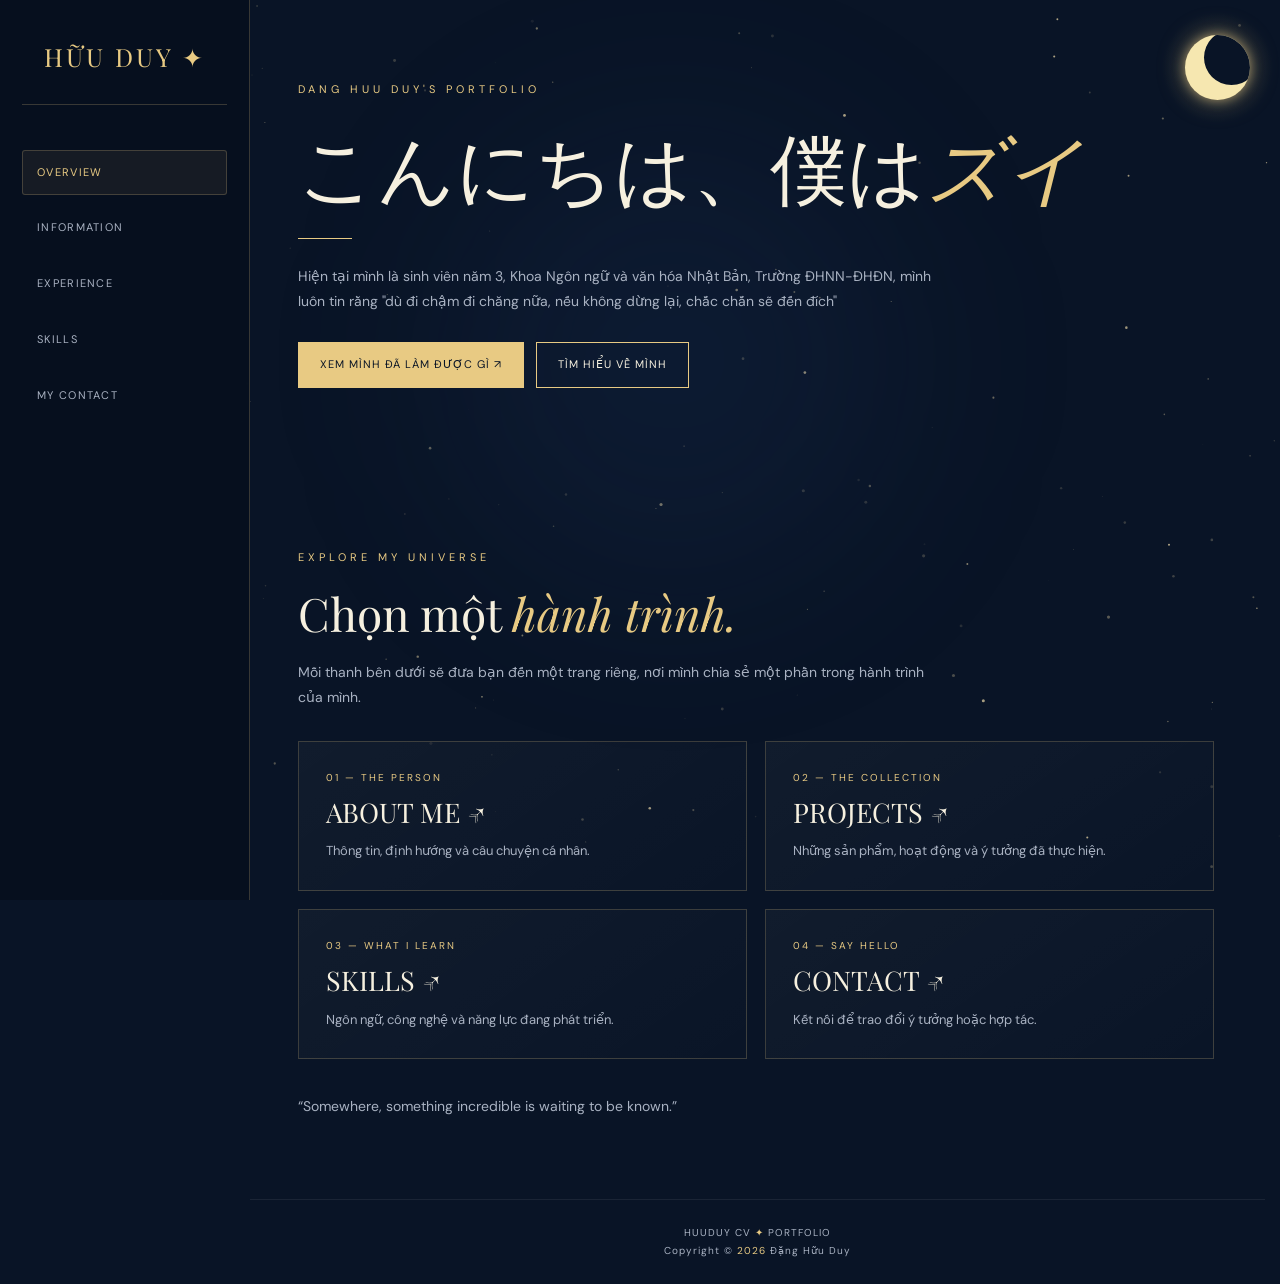
<file: index.html>
<!DOCTYPE html>
<html lang="vi">
<head>
  <meta charset="UTF-8">
  <meta name="viewport" content="width=device-width, initial-scale=1.0">

  <title>HUUDUY — Portfolio</title>
  <link rel="stylesheet" href="style.css">
  <script src="script.js" defer></script>

  <link rel="icon" href="data:image/svg+xml,
  <svg xmlns=%22http://www.w3.org/2000/svg%22 viewBox=%220 0 100 100%22>
  <text y=%22.9em%22 font-size=%2290%22>HD</text>
  </svg>">

</head>
<body>

  <div class="moon">
  <div class="moon-glow"></div>
  <div class="moon-shape"></div>
</div>

  <canvas id="stars" aria-hidden="true"></canvas>
  <div class="ambient"></div>

  <header class="site-header">
    <nav class="nav-wrap">
      <a class="brand" href="index.html">HỮU DUY ✦</a>
      <button class="menu-toggle" aria-label="Mở menu"
        aria-expanded="false">☰</button>
      <div class="nav-links">
        <a href="index.html">OVERVIEW</a>
        <a href="about.html">INFORMATION</a>
        <a href="projects.html">EXPERIENCE</a>
        <a href="skills.html">SKILLS</a>
        <a href="contact.html">MY CONTACT</a>
      </div>
    </nav>
  </header>
  <main class="page-main">
    <section class="container section reveal">
      <p class="eyebrow">DANG HUU DUY'S PORTFOLIO</p>
      <h1>こんにちは、僕は<span>ズイ</span></h1>
      <div class="gold-line"></div>
      <p class="lead">
        Hiện tại mình là sinh viên năm 3, Khoa Ngôn ngữ và văn hóa Nhật Bản, 
        Trường ĐHNN-ĐHĐN, mình luôn tin rằng 
        "dù đi chậm đi chăng nữa, nếu không dừng lại, 
        chắc chắn sẽ đến đích"
      </p>
      <div class="button-row">
        <a class="button primary" href="projects.html">
          XEM MÌNH ĐÃ LÀM ĐƯỢC GÌ ↗
        </a>
        <a class="button" href="about.html">
          TÌM HIỂU VỀ MÌNH
        </a>
      </div>
    </section>
    <section class="container section">
      <p class="eyebrow">EXPLORE MY UNIVERSE</p>
      <h2>Chọn một <span>hành trình.</span></h2>
      <p class="lead">
        Mỗi thanh bên dưới sẽ đưa bạn đến một trang riêng,
        nơi mình chia sẻ một phần trong hành trình của mình.
      </p>
      <div class="grid-2" style="margin-top:30px">
        <a class="panel" href="about.html">
          <small>01 — THE PERSON</small>
          <h3>ABOUT ME ↗</h3>
          <p>Thông tin, định hướng và câu chuyện cá nhân.</p>
        </a>

        <a class="panel" href="projects.html">
          <small>02 — THE COLLECTION</small>
          <h3>PROJECTS ↗</h3>
          <p>Những sản phẩm, hoạt động và ý tưởng đã thực hiện.</p>
        </a>

        <a class="panel" href="skills.html">
          <small>03 — WHAT I LEARN</small>
          <h3>SKILLS ↗</h3>
          <p>Ngôn ngữ, công nghệ và năng lực đang phát triển.</p>
        </a>

        <a class="panel" href="contact.html">
          <small>04 — SAY HELLO</small>
          <h3>CONTACT ↗</h3>
          <p>Kết nối để trao đổi ý tưởng hoặc hợp tác.</p>
        </a>
      </div>

      <p class="muted" style="margin-top:35px">
        “Somewhere, something incredible is waiting to be known.”
      </p>
    </section>
  </main>

  <footer>
    HUUDUY CV <span>✦</span> PORTFOLIO
    <br>Copyright © <span id="year"></span>
    Đặng Hữu Duy
  </footer>
</body>
</html>
</file>
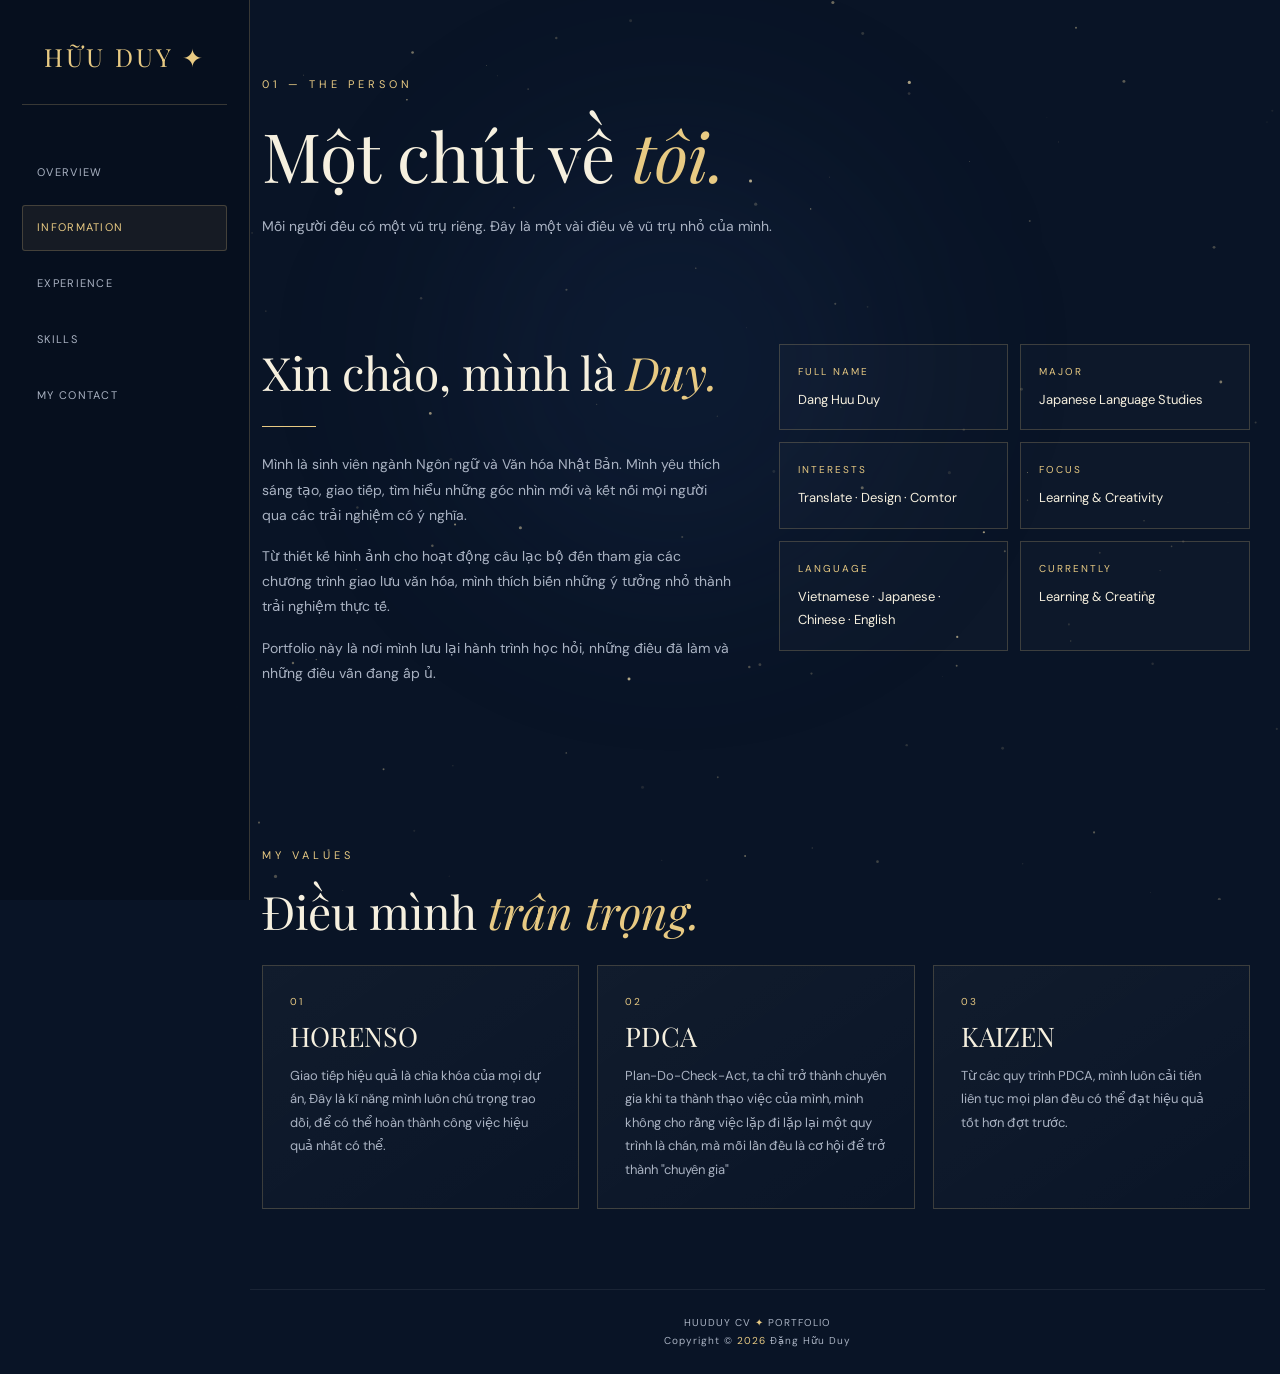
<file: about.html>
<!DOCTYPE html>
<html lang="vi">
<head>
  <meta charset="UTF-8">
  <meta name="viewport" content="width=device-width, initial-scale=1.0">

  <title>HUUDUY — Về tôi</title>

  <link rel="stylesheet" href="style.css">

  <script src="script.js" defer></script>
 
    <link rel="icon" href="data:image/svg+xml,
<svg xmlns=%22http://www.w3.org/2000/svg%22 viewBox=%220 0 100 100%22>
<text y=%22.9em%22 font-size=%2290%22>HD</text>
</svg>">

</head>
<body>
  <canvas id="stars" aria-hidden="true"></canvas>
  <div class="ambient"></div>

  <header class="site-header">
    <nav class="nav-wrap">
      <a class="brand" href="index.html">HỮU DUY ✦</a>
      <button class="menu-toggle" aria-label="Mở menu"
        aria-expanded="false">☰</button>
      <div class="nav-links">
        <a href="index.html">OVERVIEW</a>
        <a href="about.html">INFORMATION</a>
        <a href="projects.html">EXPERIENCE</a>
        <a href="skills.html">SKILLS</a>
        <a href="contact.html">MY CONTACT</a>
      </div>
    </nav>
  </header>

  <main class="page-main container">
    <section class="page-heading reveal">
      <p class="eyebrow">01 — THE PERSON</p>
      <h1>Một chút về <span>tôi.</span></h1>
      <p class="lead">
        Mỗi người đều có một vũ trụ riêng.
        Đây là một vài điều về vũ trụ nhỏ của mình.
      </p>
    </section>

    <section class="section">
      <div class="content-grid">
        <div>
          <h2>Xin chào, mình là <span>Duy.</span></h2>
          <div class="gold-line"></div>

          <p class="muted">
            Mình là sinh viên ngành Ngôn ngữ và Văn hóa Nhật Bản.
            Mình yêu thích sáng tạo, giao tiếp, tìm hiểu những góc nhìn
            mới và kết nối mọi người qua các trải nghiệm có ý nghĩa.
          </p>

          <p class="muted" style="margin-top:16px">
            Từ thiết kế hình ảnh cho hoạt động câu lạc bộ đến tham gia
            các chương trình giao lưu văn hóa, mình thích biến những
            ý tưởng nhỏ thành trải nghiệm thực tế.
          </p>

          <p class="muted" style="margin-top:16px">
            Portfolio này là nơi mình lưu lại hành trình học hỏi,
            những điều đã làm và những điều vẫn đang ấp ủ.
          </p>
        </div>

        <div class="info-grid">
          <div class="info-card">
            <small>FULL NAME</small>
            <p>  Dang Huu Duy</p>
          </div>
          <div class="info-card">
            <small>MAJOR</small>
            <p>Japanese Language Studies</p>
          </div>
          <div class="info-card">
            <small>INTERESTS</small>
            <p>Translate · Design · Comtor</p>
          </div>
          <div class="info-card">
            <small>FOCUS</small>
            <p>Learning & Creativity</p>
          </div>
          <div class="info-card">
            <small>LANGUAGE</small>
            <p>Vietnamese · Japanese · Chinese · English</p>
          </div>
          <div class="info-card">
            <small>CURRENTLY</small>
            <p>Learning & Creating</p>
          </div>
        </div>
      </div>
    </section>

    <section class="section">
      <p class="eyebrow">MY VALUES</p>
      <h2>Điều mình <span>trân trọng.</span></h2>

      <div class="grid-3" style="margin-top:25px">
        <article class="panel">
          <small>01</small>
          <h3>HORENSO</h3>
          <p>Giao tiếp hiệu quả là chìa khóa của mọi dự án,
            Đây là kĩ năng mình luôn chú trọng trao dồi, 
            để có thể hoàn thành công việc hiệu quả nhất có thể.</p>
        </article>
        <article class="panel">
          <small>02</small>
          <h3>PDCA</h3>
          <p>Plan-Do-Check-Act, ta chỉ trở thành chuyên gia khi ta thành thạo việc của mình,
             mình không cho rằng việc lặp đi lặp lại một quy trình là chán, mà mỗi lần đều là
             cơ hội để trở thành "chuyên gia"
          </p>
        </article>
        <article class="panel">
          <small>03</small>
          <h3>KAIZEN</h3>
          <p>Từ các quy trình PDCA, mình luôn cải tiến liên tục
            mọi plan đều có thể đạt hiệu quả tốt hơn đợt trước.
          </p>
        </article>
      </div>
    </section>
  </main>

  <footer>
    HUUDUY CV <span>✦</span> PORTFOLIO
    <br>Copyright © <span id="year"></span>
    Đặng Hữu Duy
  </footer>
</body>
</html>
</file>
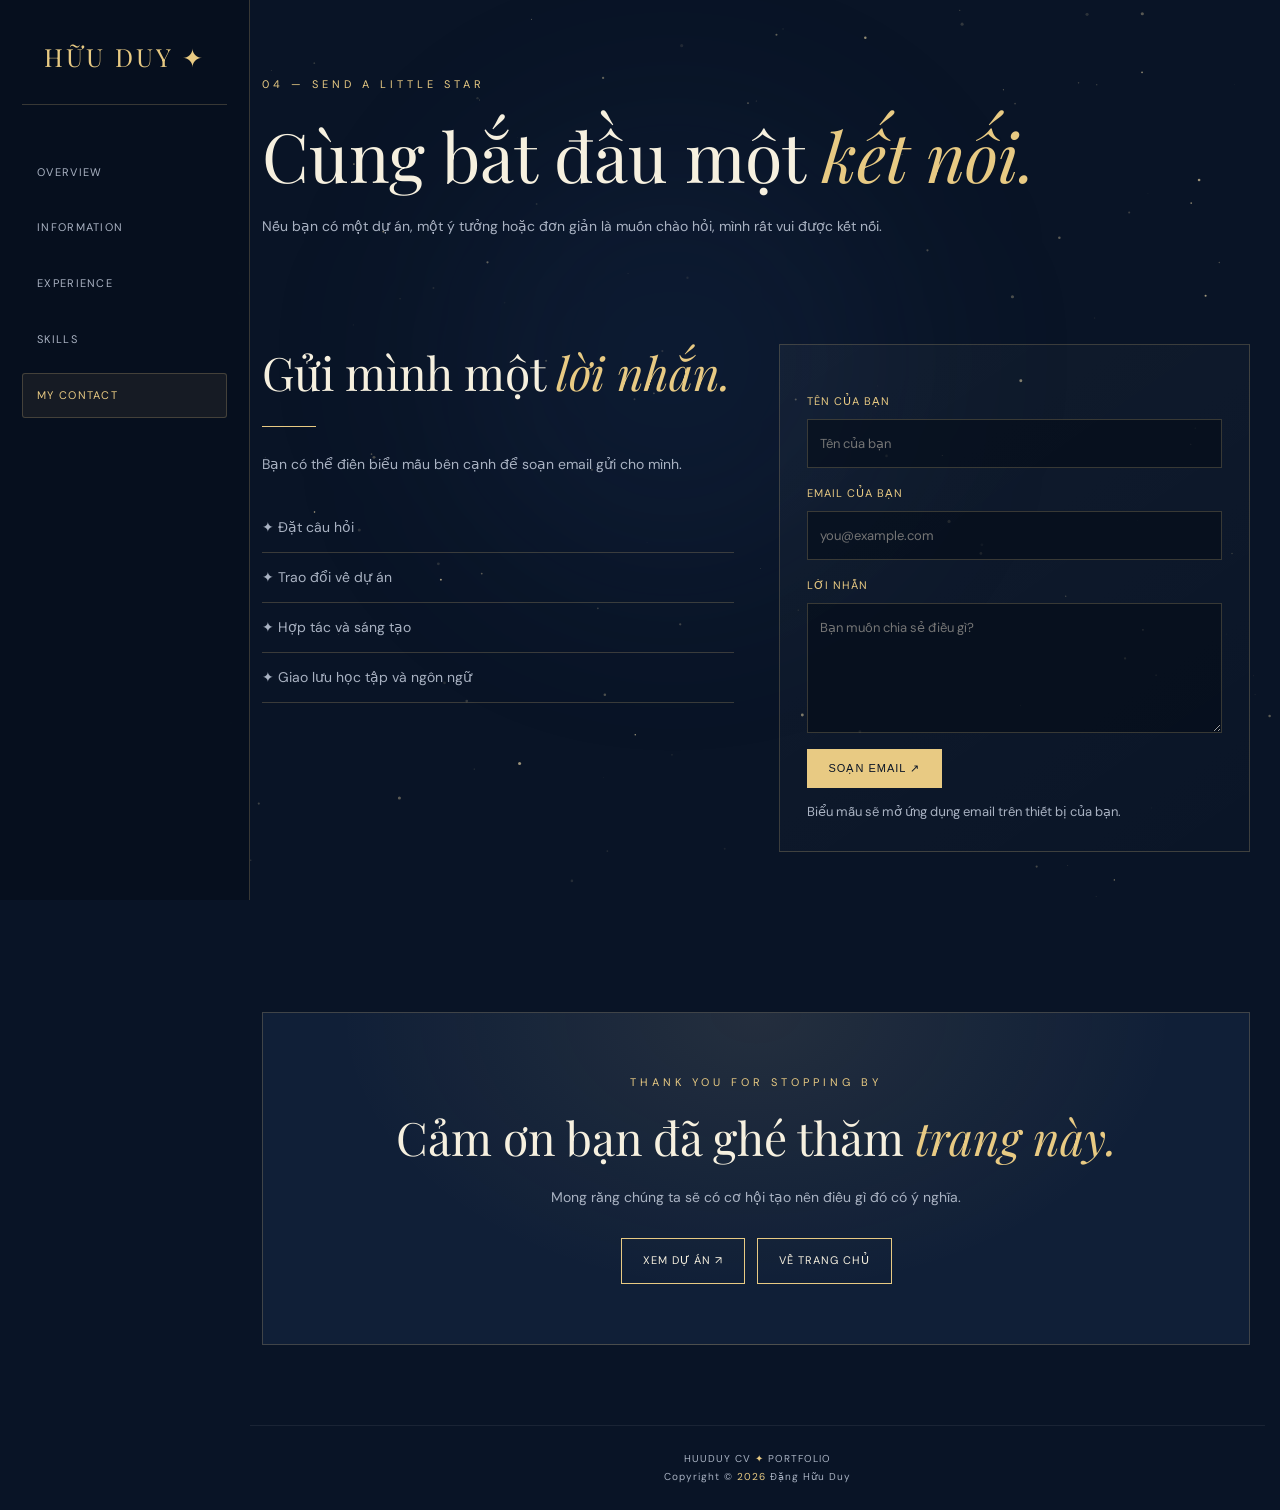
<file: contact.html>
<!DOCTYPE html>
<html lang="vi">
<head>
  <meta charset="UTF-8">
  <meta name="viewport" content="width=device-width, initial-scale=1.0">
  <title>HUUDUY — Liên hệ</title>
  <link rel="stylesheet" href="style.css">
  <script src="script.js" defer></script>

    <link rel="icon" href="data:image/svg+xml,
<svg xmlns=%22http://www.w3.org/2000/svg%22 viewBox=%220 0 100 100%22>
<text y=%22.9em%22 font-size=%2290%22>HD</text>
</svg>">


</head>
<body>
  <canvas id="stars" aria-hidden="true"></canvas>
  <div class="ambient"></div>

  <header class="site-header">
    <nav class="nav-wrap">
      <a class="brand" href="index.html">HỮU DUY ✦</a>
      <button class="menu-toggle" aria-label="Mở menu"
        aria-expanded="false">☰</button>
      <div class="nav-links">
        <a href="index.html">OVERVIEW</a>
        <a href="about.html">INFORMATION</a>
        <a href="projects.html">EXPERIENCE</a>
        <a href="skills.html">SKILLS</a>
        <a href="contact.html">MY CONTACT</a>
      </div>
    </nav>
  </header>

  <main class="page-main container">
    <section class="page-heading reveal">
      <p class="eyebrow">04 — SEND A LITTLE STAR</p>
      <h1>Cùng bắt đầu một <span>kết nối.</span></h1>
      <p class="lead">
        Nếu bạn có một dự án, một ý tưởng hoặc đơn giản là muốn
        chào hỏi, mình rất vui được kết nối.
      </p>
    </section>

    <section class="section">
      <div class="content-grid">
        <div>
          <h2>Gửi mình một <span>lời nhắn.</span></h2>
          <div class="gold-line"></div>

          <p class="muted">
            Bạn có thể điền biểu mẫu bên cạnh để soạn email gửi cho mình.
          </p>

          <ul style="list-style:none; margin-top:25px">
            <li class="muted" style="padding:12px 0;border-bottom:1px solid var(--line)">
              ✦ Đặt câu hỏi
            </li>
            <li class="muted" style="padding:12px 0;border-bottom:1px solid var(--line)">
              ✦ Trao đổi về dự án
            </li>
            <li class="muted" style="padding:12px 0;border-bottom:1px solid var(--line)">
              ✦ Hợp tác và sáng tạo
            </li>
            <li class="muted" style="padding:12px 0;border-bottom:1px solid var(--line)">
              ✦ Giao lưu học tập và ngôn ngữ
            </li>
          </ul>
        </div>

        <div class="panel">
          <form id="contact-form">
            <div class="field">
              <label for="name">TÊN CỦA BẠN</label>
              <input id="name" name="name"
                autocomplete="name" required
                placeholder="Tên của bạn">
            </div>

            <div class="field">
              <label for="email">EMAIL CỦA BẠN</label>
              <input id="email" name="email" type="email"
                autocomplete="email" required
                placeholder="you@example.com">
            </div>

            <div class="field">
              <label for="message">LỜI NHẮN</label>
              <textarea id="message" name="message"
                required placeholder="Bạn muốn chia sẻ điều gì?"></textarea>
            </div>

            <button class="button primary" type="submit">
              SOẠN EMAIL ↗
            </button>

            <p class="form-note">
              Biểu mẫu sẽ mở ứng dụng email trên thiết bị của bạn.
            </p>
          </form>
        </div>
      </div>
    </section>

    <section class="section">
      <div class="contact-box">
        <p class="eyebrow">THANK YOU FOR STOPPING BY</p>
        <h2>Cảm ơn bạn đã ghé thăm <span>trang này.</span></h2>
        <p class="lead">
          Mong rằng chúng ta sẽ có cơ hội tạo nên điều gì đó có ý nghĩa.
        </p>
        <div class="contact-links">
          <a class="button" href="projects.html">XEM DỰ ÁN ↗</a>
          <a class="button" href="index.html">VỀ TRANG CHỦ</a>
        </div>
      </div>
    </section>
  </main>

  <footer>
    HUUDUY CV <span>✦</span> PORTFOLIO
    <br>Copyright © <span id="year"></span>
    Đặng Hữu Duy
  </footer>
</body>
</html>
</file>
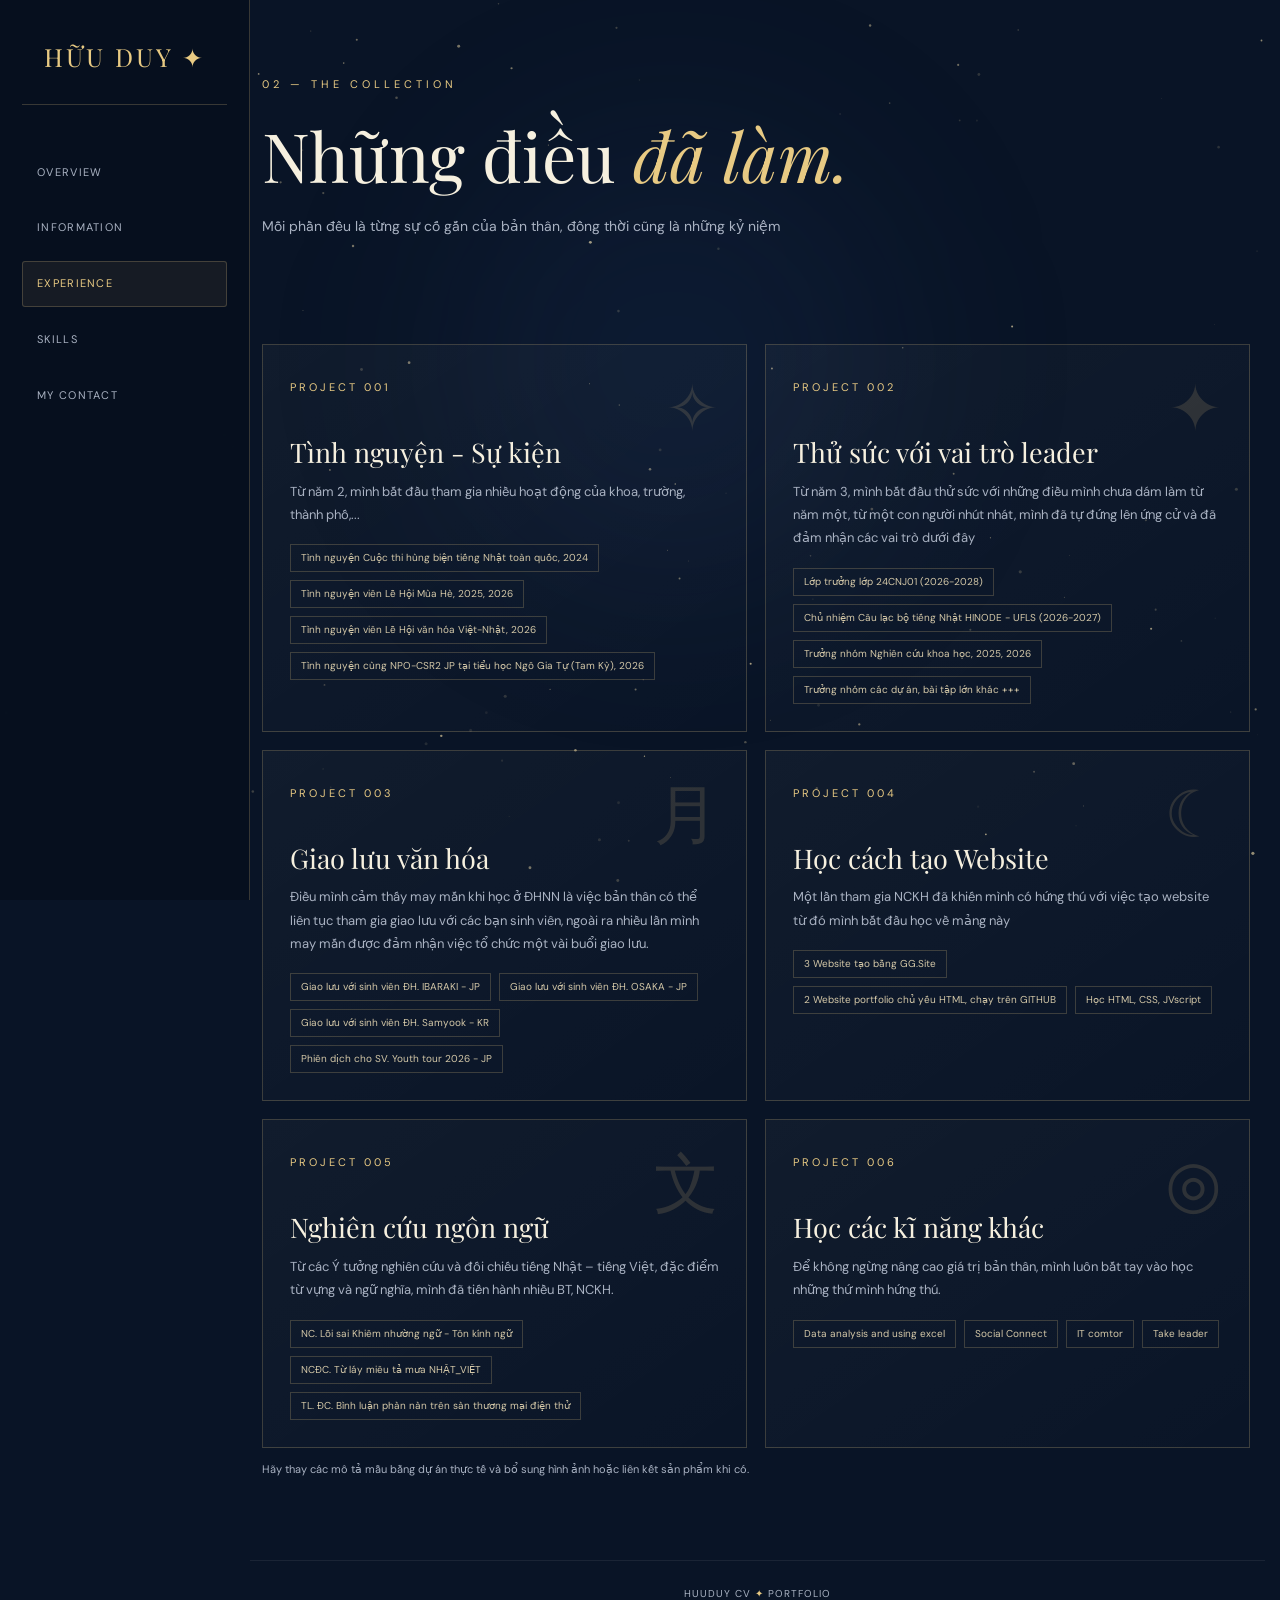
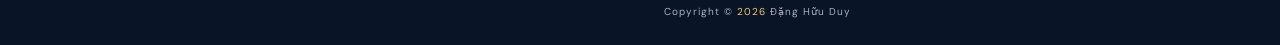
<file: projects.html>
<!DOCTYPE html>
<html lang="vi">
<head>
  <meta charset="UTF-8">
  <meta name="viewport" content="width=device-width, initial-scale=1.0">
  <title>HUUDUY — Dự án</title>
  <link rel="stylesheet" href="style.css">
  <script src="script.js" defer></script>
    <link rel="icon" href="data:image/svg+xml,
<svg xmlns=%22http://www.w3.org/2000/svg%22 viewBox=%220 0 100 100%22>
<text y=%22.9em%22 font-size=%2290%22>HD</text>
</svg>">


</head>
<body>
  <canvas id="stars" aria-hidden="true"></canvas>
  <div class="ambient"></div>

  <header class="site-header">
    <nav class="nav-wrap">
      <a class="brand" href="index.html">HỮU DUY ✦</a>
      <button class="menu-toggle" aria-label="Mở menu"
        aria-expanded="false">☰</button>
      <div class="nav-links">
        <a href="index.html">OVERVIEW</a>
        <a href="about.html">INFORMATION</a>
        <a href="projects.html">EXPERIENCE</a>
        <a href="skills.html">SKILLS</a>
        <a href="contact.html">MY CONTACT</a>
      </div>
    </nav>
  </header>

  <main class="page-main container">
    <section class="page-heading reveal">
      <p class="eyebrow">02 — THE COLLECTION</p>
      <h1>Những điều <span>đã làm.</span></h1>
      <p class="lead">
        Mỗi phần đều là từng sự cố gắn của bản thân, đồng thời cũng là những kỷ niệm
      </p>
    </section>

    <section class="section">
      <div class="grid-2">
        <article class="panel">
          <span class="project-symbol">✧</span>
          <span class="project-number">PROJECT 001</span>
          <h3 style="margin-top:35px">Tình nguyện - Sự kiện</h3>
          <p>
            Từ năm 2, mình bắt đầu tham gia nhiều hoạt động của khoa, trường, thành phố,...
          </p>
          <div class="tag-list">
            <span>Tình nguyện Cuộc thi hùng biện tiếng Nhật toàn quốc, 2024</span>
            <span>Tình nguyện viên Lễ Hội Mùa Hè, 2025, 2026</span>
            <span>Tình nguyện viên Lễ Hội văn hóa Việt-Nhật, 2026</span>
            <span>Tình nguyện cùng NPO-CSR2 JP tại tiểu học Ngô Gia Tự (Tam Kỳ), 2026</span>
          </div>
        </article>

        <article class="panel">
          <span class="project-symbol">✦</span>
          <span class="project-number">PROJECT 002</span>
          <h3 style="margin-top:35px">Thử sức với vai trò leader</h3>
          <p>
            <span>Từ năm 3, mình bắt đầu thử sức với những điều mình chưa dám làm từ năm một, 
              từ một con người nhút nhát, mình đã tự đứng lên ứng cử và đã đảm nhận các vai trò dưới đây</span>
          </p>

          <div class="tag-list">
            <span>Lớp trưởng lớp 24CNJ01 (2026-2028)</span>
            <span>Chủ nhiệm Câu lạc bộ tiếng Nhật HINODE - UFLS (2026-2027)</span>
            <span>Trưởng nhóm Nghiên cứu khoa học, 2025, 2026</span>
            <span>Trưởng nhóm các dự án, bài tập lớn khác +++</span>
            
          </div>
        </article>

        <article class="panel">
          <span class="project-symbol">月</span>
          <span class="project-number">PROJECT 003</span>
          <h3 style="margin-top:35px">Giao lưu văn hóa</h3>
          <p>
            Điều mình cảm thấy may mắn khi học ở ĐHNN là việc bản thân có thể liên tục
            tham gia giao lưu với các bạn sinh viên, ngoài ra nhiều lần mình may mắn được đảm nhận
            việc tổ chức một vài buổi giao lưu.
          </p>
          <div class="tag-list">
            <span>Giao lưu với sinh viên ĐH. IBARAKI - JP</span>
            <span>Giao lưu với sinh viên ĐH. OSAKA - JP </span>
            <span>Giao lưu với sinh viên ĐH. Samyook - KR</span>
            <span>Phiên dịch cho SV. Youth tour 2026 - JP</span>
          </div>
        </article>

        <article class="panel">
          <span class="project-symbol">☾</span>
          <span class="project-number">PROJECT 004</span>
          <h3 style="margin-top:35px">Học cách tạo Website</h3>
          <p>
            Một lần tham gia NCKH đã khiến mình có hứng thú với việc tạo website
            từ đó mình bắt đầu học về mảng này
          </p>
          <div class="tag-list">
            <span>3 Website tạo bằng GG.Site</span>
            <span>2 Website portfolio chủ yếu HTML, chạy trên GITHUB </span>
            <span>Học HTML, CSS, JVscript</span>
          </div>
        </article>

        <article class="panel">
          <span class="project-symbol">文</span>
          <span class="project-number">PROJECT 005</span>
          <h3 style="margin-top:35px">Nghiên cứu ngôn ngữ</h3>
          <p>
            Từ các Ý tưởng nghiên cứu và đối chiếu tiếng Nhật – tiếng Việt,
            đặc điểm từ vựng và ngữ nghĩa, mình đã tiến hành nhiều BT, NCKH.
          </p>
          <div class="tag-list">
            <span>NC. Lỗi sai Khiêm nhường ngữ - Tôn kính ngữ</span>
            <span>NCĐC. Từ láy miêu tả mưa NHẬT_VIỆT</span>
            <span>TL. ĐC. Bình luận phàn nàn trên sàn thương mại điện thử</span>
          </div>
        </article>

        <article class="panel">
          <span class="project-symbol">◎</span>
          <span class="project-number">PROJECT 006</span>
          <h3 style="margin-top:35px">Học các kĩ năng khác</h3>
          <p>
            Để không ngừng nâng cao giá trị bản thân, mình luôn bắt tay vào học những thứ mình hứng thú.
          </p>
          <div class="tag-list">
            <span>Data analysis and using excel</span>
            <span>Social Connect</span>
            <span>IT comtor</span>
            <span>Take leader</span>
          </div>
        </article>
      </div>

      <p class="form-note">
        Hãy thay các mô tả mẫu bằng dự án thực tế và bổ sung hình ảnh
        hoặc liên kết sản phẩm khi có.
      </p>
    </section>
  </main>

  <footer>
    HUUDUY CV <span>✦</span> PORTFOLIO
    <br>Copyright © <span id="year"></span>
    Đặng Hữu Duy
  </footer>
</body>
</html>
</file>
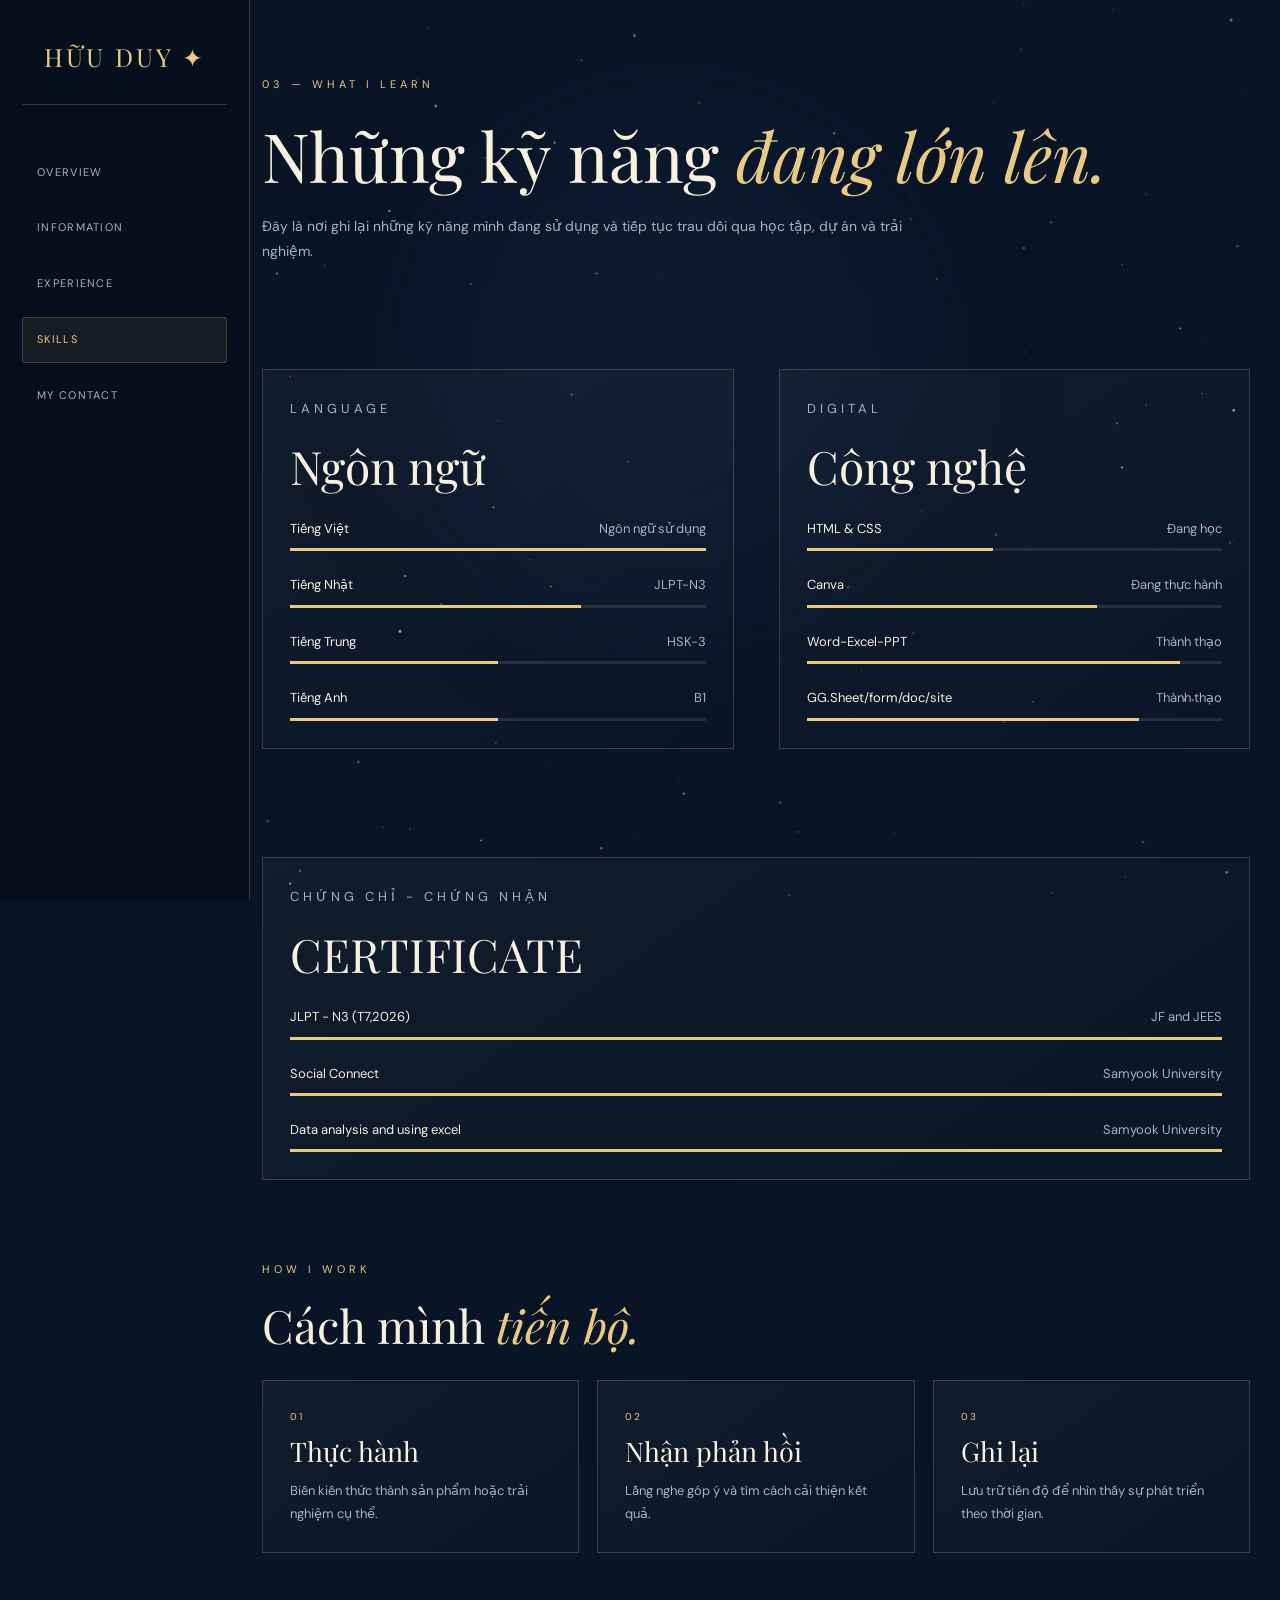
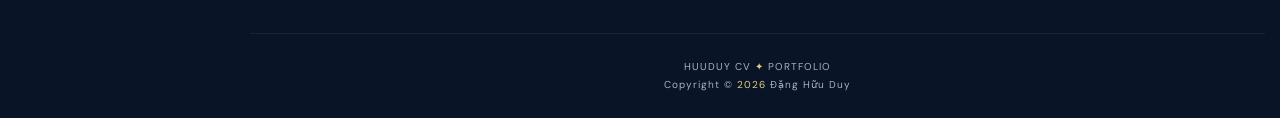
<file: skills.html>
<!DOCTYPE html>
<html lang="vi">
<head>
  <meta charset="UTF-8">
  <meta name="viewport" content="width=device-width, initial-scale=1.0">
  <title>HUUDUY — Kỹ năng</title>
  <link rel="stylesheet" href="style.css">
  <script src="script.js" defer></script>
  
  <link rel="icon" href="data:image/svg+xml,
<svg xmlns=%22http://www.w3.org/2000/svg%22 viewBox=%220 0 100 100%22>
<text y=%22.9em%22 font-size=%2290%22>HD</text>
</svg>">


</head>
<body>
  <canvas id="stars" aria-hidden="true"></canvas>
  <div class="ambient"></div>

  <header class="site-header">
    <nav class="nav-wrap">
      <a class="brand" href="index.html">HỮU DUY ✦</a>
      <button class="menu-toggle" aria-label="Mở menu"
        aria-expanded="false">☰</button>
      <div class="nav-links">
        <a href="index.html">OVERVIEW</a>
        <a href="about.html">INFORMATION</a>
        <a href="projects.html">EXPERIENCE</a>
        <a href="skills.html">SKILLS</a>
        <a href="contact.html">MY CONTACT</a>
      </div>
    </nav>
  </header>

  <main class="page-main container">
    <section class="page-heading reveal">
      <p class="eyebrow">03 — WHAT I LEARN</p>
      <h1>Những kỹ năng <span>đang lớn lên.</span></h1>
      <p class="lead">
        Đây là nơi ghi lại những kỹ năng mình đang sử dụng
        và tiếp tục trau dồi qua học tập, dự án và trải nghiệm.
      </p>
    </section>

    <section class="section">
      <div class="content-grid">
        <div class="panel">
          <p class="eyebrow">LANGUAGE</p>
          <h2>Ngôn ngữ</h2>
          <div class="skill-row">
            <div class="skill-row-top">
              <span>Tiếng Việt</span><span>Ngôn ngữ sử dụng</span>
            </div>
            <div class="skill-track">
              <div class="skill-fill" style="--level:100%"></div>
            </div>
          </div>

          <div class="skill-row">
            <div class="skill-row-top">
              <span>Tiếng Nhật</span><span>JLPT-N3</span>
            </div>
            <div class="skill-track">
              <div class="skill-fill" style="--level:70%"></div>
            </div>
          </div>
          <div class="skill-row">
            <div class="skill-row-top">
              <span>Tiếng Trung</span><span>HSK-3</span>
            </div>
            <div class="skill-track">
              <div class="skill-fill" style="--level:50%"></div>
            </div>
          </div>
          <div class="skill-row">
            <div class="skill-row-top">
              <span>Tiếng Anh</span><span>B1</span>
            </div>
            <div class="skill-track">
              <div class="skill-fill" style="--level:50%"></div>
            </div>
          </div>
        </div>

        <div class="panel">
          <p class="eyebrow">DIGITAL</p>
          <h2>Công nghệ</h2>

          <div class="skill-row">
            <div class="skill-row-top">
              <span>HTML & CSS</span><span>Đang học</span>
            </div>
            <div class="skill-track">
              <div class="skill-fill" style="--level:45%"></div>
            </div>
          </div>

          <div class="skill-row">
            <div class="skill-row-top">
              <span>Canva</span><span>Đang thực hành</span>
            </div>
            <div class="skill-track">
              <div class="skill-fill" style="--level:70%"></div>
            </div>
          </div>

          <div class="skill-row">
            <div class="skill-row-top">
              <span>Word-Excel-PPT</span><span>Thành thạo</span>
            </div>
            <div class="skill-track">
              <div class="skill-fill" style="--level:90%"></div>
            </div>
          </div>

          <div class="skill-row">
            <div class="skill-row-top">
              <span>GG.Sheet/form/doc/site
              </span><span>Thành thạo</span>
            </div>
            <div class="skill-track">
              <div class="skill-fill" style="--level:80%"></div>
            </div>
          </div>
        </div>
      </div>
      </section> <br>
        <div class="panel">
          <p class="eyebrow">CHỨNG CHỈ - CHỨNG NHẬN</p>
          <h2>CERTIFICATE</h2>

          <div class="skill-row">
            <div class="skill-row-top">
              <span>JLPT - N3 (T7,2026)</span>
              <span>JF and JEES</span>
            </div>
            <div class="skill-track">
              <div class="skill-fill" style="--level:100%"></div>
            </div>
          </div>

          <div class="skill-row">
            <div class="skill-row-top">
              <span>Social Connect</span><span>Samyook University</span>
            </div>
            <div class="skill-track">
              <div class="skill-fill" style="--level:100%"></div>
            </div>
          </div>

          <div class="skill-row">
            <div class="skill-row-top">
              <span>Data analysis and using excel</span><span>Samyook University</span>
            </div>
            <div class="skill-track">
              <div class="skill-fill" style="--level:100%"></div>
            </div>
          </div>

        </div>
      </div>
    </section>

    <section class="section">
      <p class="eyebrow">HOW I WORK</p>
      <h2>Cách mình <span>tiến bộ.</span></h2>

      <div class="grid-3" style="margin-top:25px">
        <article class="panel">
          <small>01</small>
          <h3>Thực hành</h3>
          <p>Biến kiến thức thành sản phẩm hoặc trải nghiệm cụ thể.</p>
        </article>
        <article class="panel">
          <small>02</small>
          <h3>Nhận phản hồi</h3>
          <p>Lắng nghe góp ý và tìm cách cải thiện kết quả.</p>
        </article>
        <article class="panel">
          <small>03</small>
          <h3>Ghi lại</h3>
          <p>Lưu trữ tiến độ để nhìn thấy sự phát triển theo thời gian.</p>
        </article>
      </div>
    </section>
  </main>

  <footer>
    HUUDUY CV <span>✦</span> PORTFOLIO
    <br>Copyright © <span id="year"></span>
    Đặng Hữu Duy
  </footer>
</body>
</html>
</file>
<file: style.css>
@import url('https://fonts.googleapis.com/css2?family=DM+Sans:wght@400;500;600;700&family=Playfair+Display:ital,wght@0,400;0,500;0,600;1,400;1,500&display=swap');

/* ========================================
   1. VARIABLES & RESET
======================================== */

:root {
  --night: #091426;
  --night-light: #101f37;
  --gold: #e8ca83;
  --cream: #f6f0df;
  --muted: #a9b2c2;
  --line: rgba(232, 202, 131, 0.22);
  --sidebar-width: 250px;
}

* {
  margin: 0;
  padding: 0;
  box-sizing: border-box;
}

html {
  scroll-behavior: smooth;
  scrollbar-gutter: stable;
}

body {
  min-height: 100vh;
  background: var(--night);
  color: var(--cream);
  font-family: "DM Sans", sans-serif;
  line-height: 1.8;
  overflow-x: hidden;
}

a {
  color: inherit;
  text-decoration: none;
}

img,
video,
iframe {
  max-width: 100%;
}

/* ========================================
   2. BACKGROUND EFFECTS
======================================== */

#stars {
  position: fixed;
  inset: 0;
  width: 100%;
  height: 100%;
  pointer-events: none;
  z-index: 0;
}

.ambient {
  position: fixed;
  width: 450px;
  height: 450px;
  border-radius: 50%;
  background: rgba(42, 72, 124, 0.13);
  filter: blur(90px);
  pointer-events: none;
  z-index: 0;
  top: 15%;
  left: 35%;
}

/* ========================================
   3. SIDEBAR
======================================== */

.site-header {
  position: fixed;
  top: 0;
  left: 0;
  bottom: 0;

  width: var(--sidebar-width);
  height: 100vh;
  height: 100dvh;

  z-index: 100;
  overflow-x: hidden;
  overflow-y: auto;
  overscroll-behavior: contain;

  background: rgba(7, 16, 31, 0.96);
  backdrop-filter: blur(18px);
  border-right: 1px solid var(--line);
  border-bottom: none;
}

.nav-wrap {
  width: 100%;
  min-height: 100%;
  margin: 0;
  padding: 38px 22px 28px;

  display: flex;
  flex-direction: column;
  align-items: stretch;
  justify-content: flex-start;
  gap: 45px;
}

/* Logo */

.brand {
  display: block;
  width: 100%;
  font-family: "Playfair Display", serif;
  font-size: 25px;
  letter-spacing: 3px;
  line-height: 1.5;
  color: var(--gold);
  white-space: normal;
  text-align: center;
  padding-bottom: 28px;
  border-bottom: 1px solid var(--line);
}

/* Navigation links */

.nav-links {
  display: flex;
  flex-direction: column;
  align-items: stretch;
  flex-wrap: nowrap;
  gap: 10px;
  width: 100%;
}

.nav-links a {
  display: flex;
  align-items: center;
  gap: 12px;

  width: 100%;
  padding: 12px 14px;

  color: var(--muted);
  font-size: 11px;
  letter-spacing: 1.3px;
  text-transform: uppercase;

  border: 1px solid transparent;
  border-radius: 3px;
  background: transparent;

  transition:
    color 0.3s,
    background 0.3s,
    border-color 0.3s;
}

.nav-links a:hover,
.nav-links a.active {
  color: var(--gold);
  border-color: var(--line);
  background: rgba(232, 202, 131, 0.07);
}

.menu-toggle {
  display: none;
  color: var(--gold);
  background: transparent;
  border: 1px solid var(--line);
  padding: 6px 12px;
  font-size: 20px;
  cursor: pointer;
}

/* ========================================
   4. MAIN LAYOUT
======================================== */

/*
  Sidebar fixed không chiếm chỗ trong document flow.
  Dùng padding-left trên vùng nội dung để chừa chỗ.
*/

body > main,
body > .page-main {
  margin-left: var(--sidebar-width);
  padding-right: 15px;
  width: calc(100% - var(--sidebar-width));
  min-width: 0;
}

/* Trường hợp page-main nằm trong main */

body > main > .page-main {
  margin-left: 0;
  width: 100%;
}

main,
.page-main {
  min-height: calc(100vh - 80px);
  min-width: 0;
  position: relative;
  z-index: 1;
}

main > *,
.page-main > * {
  max-width: 100%;
}

/* Footer trên desktop */

body > footer {
  margin-left: var(--sidebar-width);
  width: calc(100% - var(--sidebar-width));
  position: relative;
  z-index: 1;
}

/* Container */


.container {
  width: min(1080px, calc(100% - 72px));
  margin-left: auto;
  margin-right: auto;
  padding-left: 12px;
}


.section {
  padding-top: 80px;
  padding-bottom: 80px;
}

/* ========================================
   5. TYPOGRAPHY
======================================== */

.eyebrow {
  color: var(--gold);
  font-size: 11px;
  text-transform: uppercase;
  letter-spacing: 4px;
  margin-bottom: 17px;
}

h1,
h2,
h3 {
  font-family: "Playfair Display", serif;
  font-weight: 400;
  line-height: 1.25;
}

h1 {
  font-size: clamp(45px, 6vw, 82px);
}

h2 {
  font-size: clamp(32px, 4vw, 46px);
  margin-bottom: 18px;
}

h3 {
  font-size: 27px;
  margin-bottom: 10px;
}

h1 span,
h2 span {
  color: var(--gold);
  font-style: italic;
}

.gold-line {
  width: 54px;
  height: 1px;
  background: var(--gold);
  margin: 25px 0;
}

.lead,
.muted {
  color: var(--muted);
  font-size: 14px;
}

.lead {
  max-width: 650px;
}

.page-heading {
  padding-top: 75px;
  padding-bottom: 25px;
}

.page-heading h1 {
  font-size: clamp(42px, 5.5vw, 68px);
}

.page-heading .lead {
  margin-top: 17px;
}

/* ========================================
   6. BUTTONS
======================================== */

.button {
  display: inline-flex;
  align-items: center;
  justify-content: center;
  gap: 10px;

  padding: 12px 21px;
  border: 1px solid var(--gold);

  font-size: 11px;
  letter-spacing: 1px;

  transition: 0.3s;
  cursor: pointer;
}

.button.primary {
  color: var(--night);
  background: var(--gold);
}

.button:hover {
  transform: translateY(-3px);
  box-shadow: 0 8px 28px rgba(232, 202, 131, 0.12);
}

.button-row,
.contact-links {
  display: flex;
  flex-wrap: wrap;
  gap: 12px;
  margin-top: 28px;
}

/* ========================================
   7. CARDS
======================================== */

.panel {
  display: block;
  min-width: 0;
  padding: 27px;

  border: 1px solid var(--line);

  background: linear-gradient(
    145deg,
    rgba(255, 255, 255, 0.035),
    rgba(255, 255, 255, 0.008)
  );

  transition: 0.3s;
}

.panel:hover {
  border-color: rgba(232, 202, 131, 0.65);
  transform: translateY(-4px);
}

.panel p {
  color: var(--muted);
  font-size: 13px;
  overflow-wrap: anywhere;
}

.panel small {
  display: block;
  color: var(--gold);
  font-size: 10px;
  letter-spacing: 2px;
  margin-bottom: 9px;
}

.grid-2 {
  display: grid;
  grid-template-columns: repeat(2, minmax(0, 1fr));
  gap: 18px;
}

.grid-3 {
  display: grid;
  grid-template-columns: repeat(3, minmax(0, 1fr));
  gap: 18px;
}

.content-grid {
  display: grid;
  grid-template-columns: repeat(2, minmax(0, 1fr));
  gap: 45px;
  align-items: start;
}

.info-grid {
  display: grid;
  grid-template-columns: repeat(2, minmax(0, 1fr));
  gap: 12px;
}

.info-card {
  min-width: 0;
  padding: 18px;
  border: 1px solid var(--line);
  background: rgba(255, 255, 255, 0.02);
}

.info-card small {
  color: var(--gold);
  font-size: 10px;
  letter-spacing: 2px;
  display: block;
  margin-bottom: 7px;
}

.info-card p {
  font-size: 13px;
  overflow-wrap: anywhere;
}

.project-number {
  color: var(--gold);
  font-size: 11px;
  letter-spacing: 3px;
}

.project-symbol {
  float: right;
  color: rgba(232, 202, 131, 0.15);
  font-family: "Playfair Display", serif;
  font-size: 65px;
  line-height: 1;
}

.tag-list {
  display: flex;
  flex-wrap: wrap;
  gap: 8px;
  margin-top: 18px;
}

.tag-list span {
  border: 1px solid var(--line);
  padding: 4px 10px;
  font-size: 10px;
  color: #d5c9a9;
}

/* ========================================
   8. SKILLS
======================================== */

.skill-row {
  margin-top: 22px;
}

.skill-row-top {
  display: flex;
  justify-content: space-between;
  gap: 12px;
  font-size: 13px;
  margin-bottom: 8px;
}

.skill-row-top span:last-child {
  color: var(--muted);
}

.skill-track {
  height: 3px;
  background: rgba(255, 255, 255, 0.1);
}

.skill-fill {
  height: 100%;
  width: var(--level);
  background: var(--gold);
}

/* ========================================
   9. CONTACT
======================================== */

.contact-box {
  padding: 60px 25px;
  text-align: center;
  border: 1px solid var(--line);

  background:
    radial-gradient(
      ellipse at 50% 0%,
      rgba(232, 202, 131, 0.09),
      transparent 60%
    ),
    var(--night-light);
}

.contact-box .lead {
  margin: auto;
}

.contact-box .contact-links {
  justify-content: center;
}

/* ========================================
   10. FORM
======================================== */

form {
  margin-top: 20px;
}

.field {
  display: grid;
  gap: 7px;
  margin-bottom: 16px;
}

.field label {
  color: var(--gold);
  font-size: 11px;
  letter-spacing: 1px;
}

.field input,
.field textarea {
  width: 100%;
  padding: 12px;

  color: var(--cream);
  background: rgba(4, 12, 24, 0.6);

  border: 1px solid var(--line);
  outline: none;

  font: inherit;
  font-size: 13px;
}

.field input:focus,
.field textarea:focus {
  border-color: var(--gold);
}

.field textarea {
  min-height: 130px;
  resize: vertical;
}

.form-note {
  color: var(--muted);
  font-size: 11px;
  margin-top: 12px;
}

/* ========================================
   11. FOOTER
======================================== */

footer {
  border-top: 1px solid rgba(255, 255, 255, 0.07);
  padding: 24px;
  text-align: center;
  color: var(--muted);
  font-size: 10px;
  letter-spacing: 1px;
}

footer span {
  color: var(--gold);
}

/* ========================================
   12. ANIMATION
======================================== */

.reveal {
  animation: rise-in 0.7s ease both;
}

@keyframes rise-in {
  from {
    opacity: 0;
    transform: translateY(12px);
  }

  to {
    opacity: 1;
    transform: translateY(0);
  }
}

/* ========================================
   13. TABLET
======================================== */

@media (max-width: 1000px) and (min-width: 701px) {
  :root {
    --sidebar-width: 210px;
  }

  .nav-wrap {
    padding-left: 16px;
    padding-right: 16px;
  }

  .container {
    width: calc(100% - 44px);
  }

  .grid-3 {
    grid-template-columns: repeat(2, minmax(0, 1fr));
  }

  .content-grid {
    gap: 25px;
  }
}

/* ========================================
   14. MOBILE
======================================== */

@media (max-width: 700px) {
  :root {
    --sidebar-width: 0px;
  }

  .site-header {
    position: sticky;
    top: 0;
    left: auto;
    bottom: auto;

    width: 100%;
    height: auto;
    overflow: visible;

    border-right: none;
    border-bottom: 1px solid var(--line);
    scrollbar-gutter: auto;
  }

  .nav-wrap {
    width: 100%;
    min-height: 68px;
    padding: 12px 20px;

    flex-direction: row;
    align-items: center;
    justify-content: space-between;
    flex-wrap: wrap;
    gap: 12px;
  }

  .brand {
    width: auto;
    text-align: left;
    padding: 0;
    border: none;
    font-size: 21px;
  }

  .menu-toggle {
    display: block;
    margin-left: auto;
  }

  .nav-links {
    display: none;
    width: 100%;
    flex-direction: column;
    align-items: stretch;
    gap: 5px;
  }

  .nav-links.open {
    display: flex;
  }

  .nav-links a {
    padding: 10px 12px;
  }

  /* Nội dung sử dụng toàn bộ chiều rộng trên mobile */
  body > main,
  body > .page-main,
  body > footer {
    margin-left: 0;
    width: 100%;
  }

  body > main > .page-main {
    margin-left: 0;
    width: 100%;
  }

  .container {
    width: calc(100% - 40px);
  }

  .content-grid,
  .grid-3,
  .grid-2 {
    grid-template-columns: minmax(0, 1fr);
    gap: 18px;
  }

  .section {
    padding-top: 55px;
    padding-bottom: 55px;
  }

  .page-heading {
    padding-top: 50px;
  }

  .contact-box {
    padding: 40px 20px;
  }
}

/* ========================================
   15. SMALL MOBILE
======================================== */

@media (max-width: 480px) {
  .info-grid {
    grid-template-columns: minmax(0, 1fr);
  }

  .panel {
    padding: 22px;
  }

  h1 {
    font-size: clamp(40px, 12vw, 58px);
  }
}

/* ========================================
   16. ACCESSIBILITY
======================================== */

[id] {
  scroll-margin-top: 20px;
}

@media (prefers-reduced-motion: reduce) {
  html {
    scroll-behavior: auto;
  }

  *,
  *::before,
  *::after {
    animation: none !important;
    transition: none !important;
  }
}
.sidebar-avatar {
  width: 110px;
  height: 110px;
  margin: 16px left;
  border: 2px solid var(--gold);
  padding: 4px;
  border-radius: 8px;
  box-sizing: border-box;
  overflow: hidden;
}

.sidebar-avatar img {
  width: 100%;
  height: 100%;
  display: block;
  object-fit: cover;
  border-radius: 4px;
}

/* Lớp hiệu ứng sao băng */
#shooting-stars {
  position: fixed;
  inset: 0;
  overflow: hidden;
  pointer-events: none;
  z-index: 0;
}

.shooting-star {
  position: absolute;
  top: 0;
  left: 0;
  width: var(--length, 140px);
  height: 2px;

  border-radius: 50%;
  opacity: 0;

  /* Đầu sáng bên trái, đuôi kéo dài sang phải */
  background: linear-gradient(
    90deg,
    #ffffff 0%,
    #e8ca83 12%,
    rgba(232, 202, 131, 0.4) 45%,
    transparent 100%
  );

  box-shadow: 0 0 8px rgba(232, 202, 131, 0.6);

  /* Bay từ trên phải xuống dưới trái */
  transform: rotate(-35deg);

  animation: meteor-fly var(--duration, 1.2s) linear forwards;
}

.shooting-star::after {
  content: "";
  position: absolute;

  /* Đầu sao nằm ở đầu trái */
  left: 0;
  right: auto;
  top: 50%;

  width: 4px;
  height: 4px;
  border-radius: 50%;

  background: #ffffff;
  box-shadow: 0 0 8px #fff, 0 0 16px #e8ca83;

  transform: translateY(-50%);
}

@keyframes meteor-fly {
  0% {
    opacity: 0;
    transform: translate3d(0, 0, 0) rotate(-35deg);
  }

  10% {
    opacity: 1;
  }

  100% {
    opacity: 0;
    transform: translate3d(-65vw, 65vh, 0) rotate(-35deg);
  }
}

@media (prefers-reduced-motion: reduce) {
  .shooting-star {
    animation: none;
    display: none;
  }
}

/* MOON */
.moon {
  position: fixed;
  top: 35px;
  right: 30px;
  width: 65px;
  height: 65px;
  z-index: 1;
  pointer-events: none;
}

/* Ánh sáng tỏa quanh mặt trăng */
.moon-glow {
  position: absolute;
  inset: -25px;
  border-radius: 50%;
  background: radial-gradient(
    circle,
    rgba(232, 202, 131, 0.18) 0%,
    rgba(232, 202, 131, 0.07) 40%,
    transparent 70%
  );
}

/* Hình mặt trăng */
.moon-shape {
  position: absolute;
  inset: 0;
  border-radius: 50%;
  background: #f6e7b0;
  box-shadow:
    0 0 12px rgba(232, 202, 131, 0.65),
    0 0 30px rgba(232, 202, 131, 0.25);
  overflow: hidden;
}

/* Tạo hình trăng khuyết */
.moon-shape::after {
  content: "";
  position: absolute;
  width: 55px;
  height: 55px;
  top: -5px;
  left: 19px;
  border-radius: 50%;
  background: #091426;
}

/* Responsive */
@media (max-width: 700px) {
  .moon {
    top: 20px;
    left: 20px;
    width: 45px;
    height: 45px;
  }

  .moon-shape::after {
    width: 39px;
    height: 39px;
    left: 13px;
    top: -4px;
  }
}
</file>
